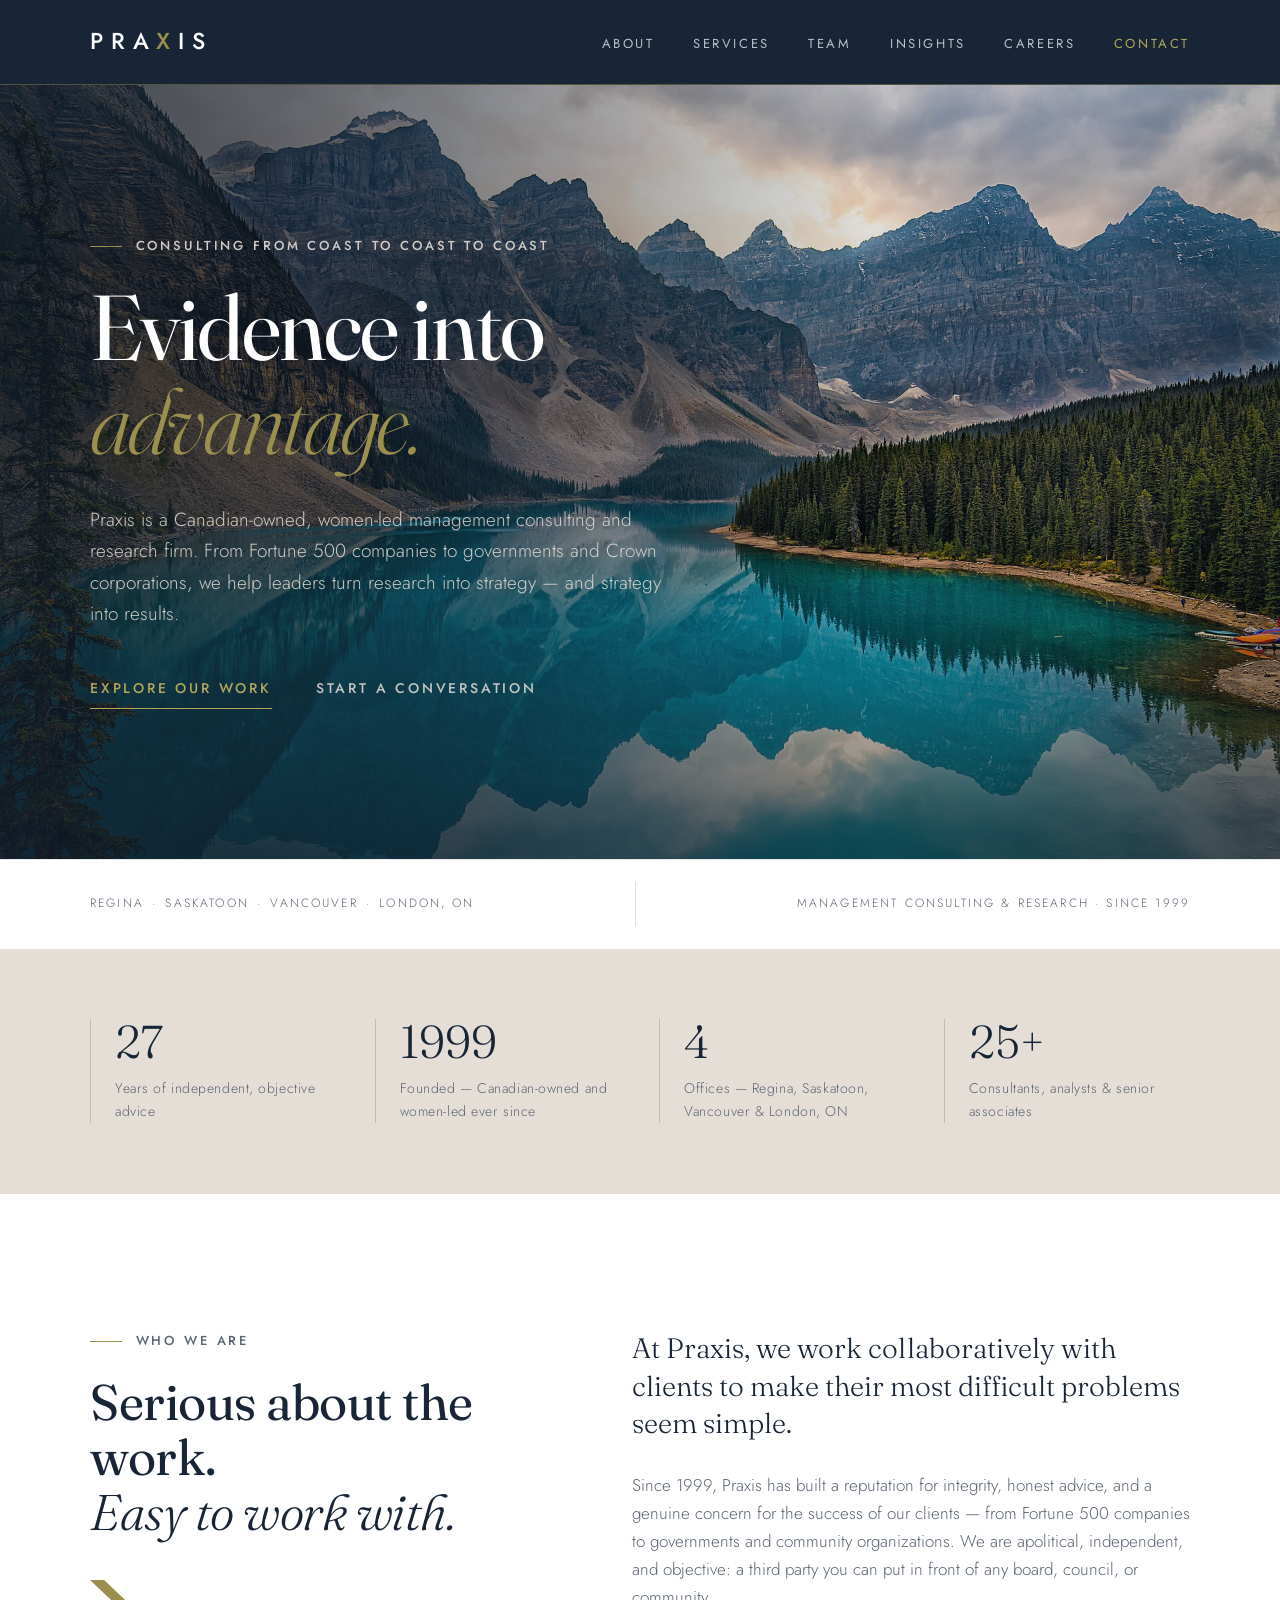
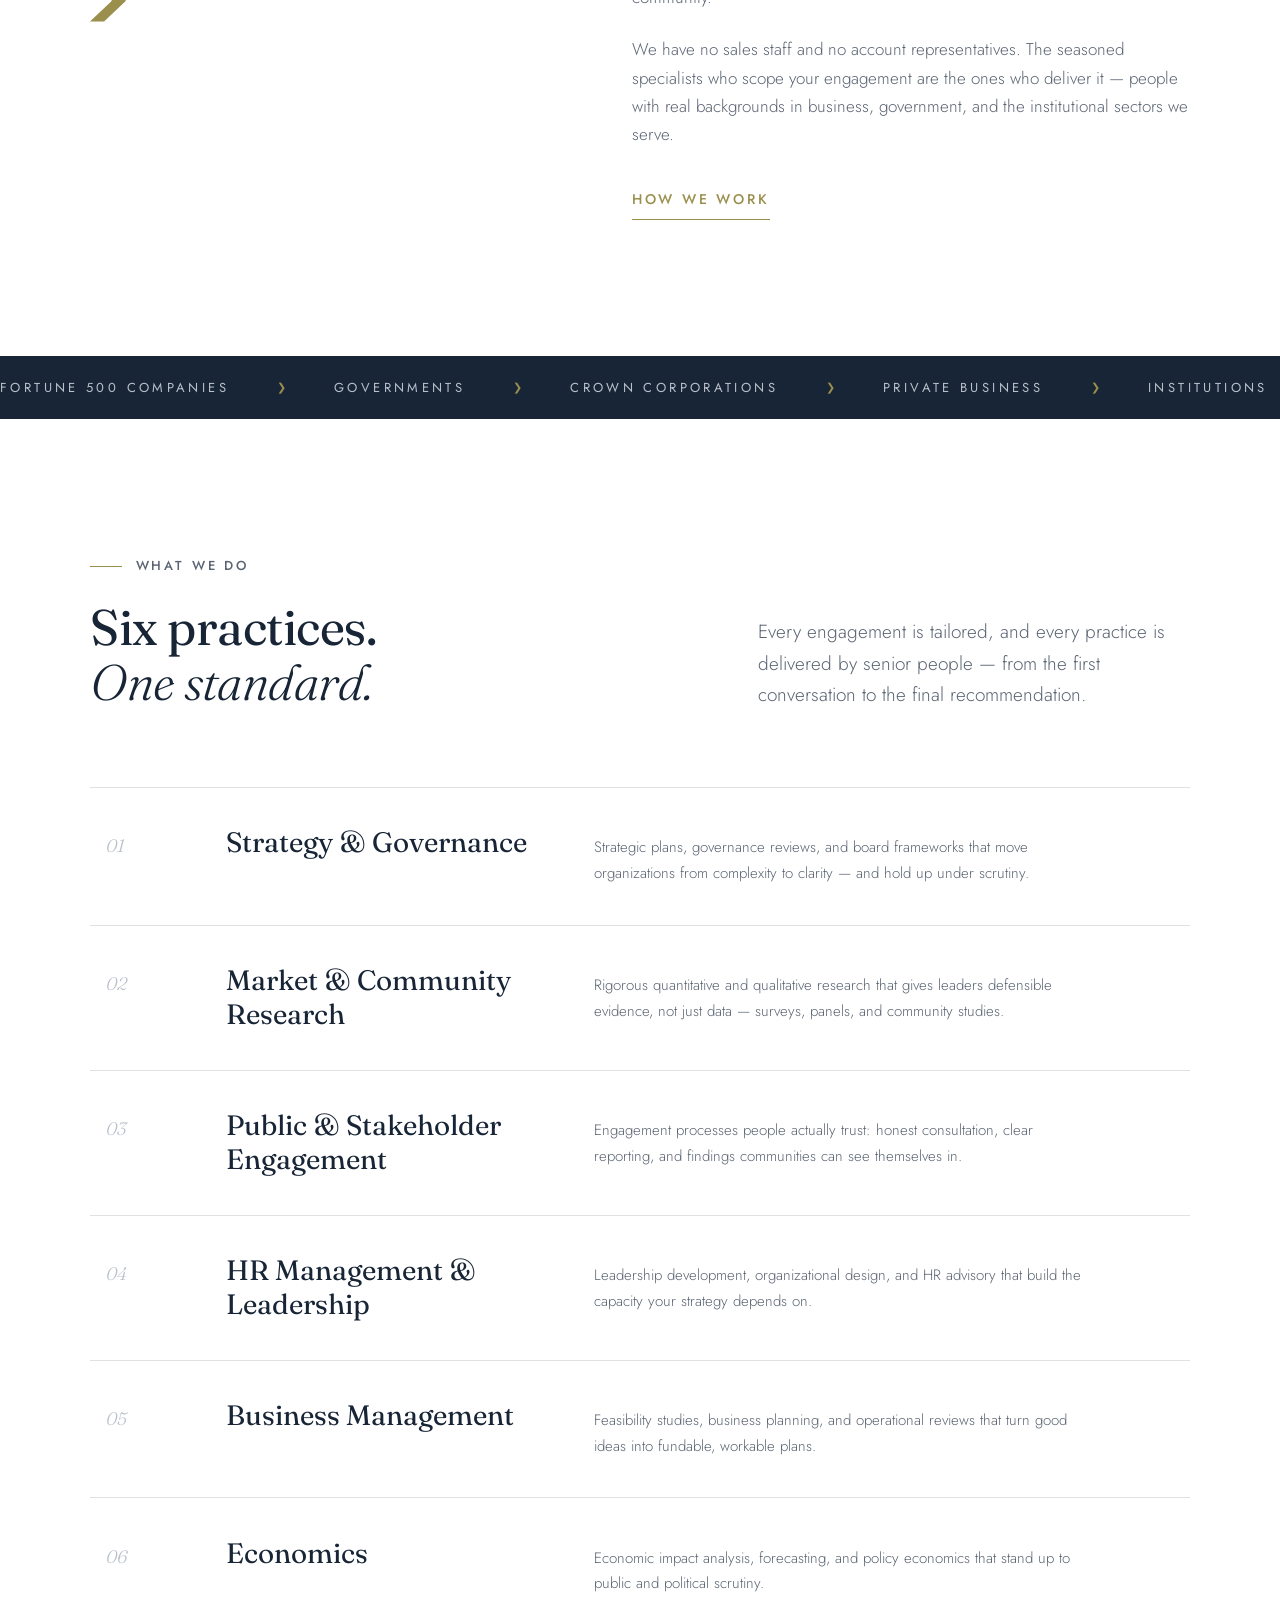
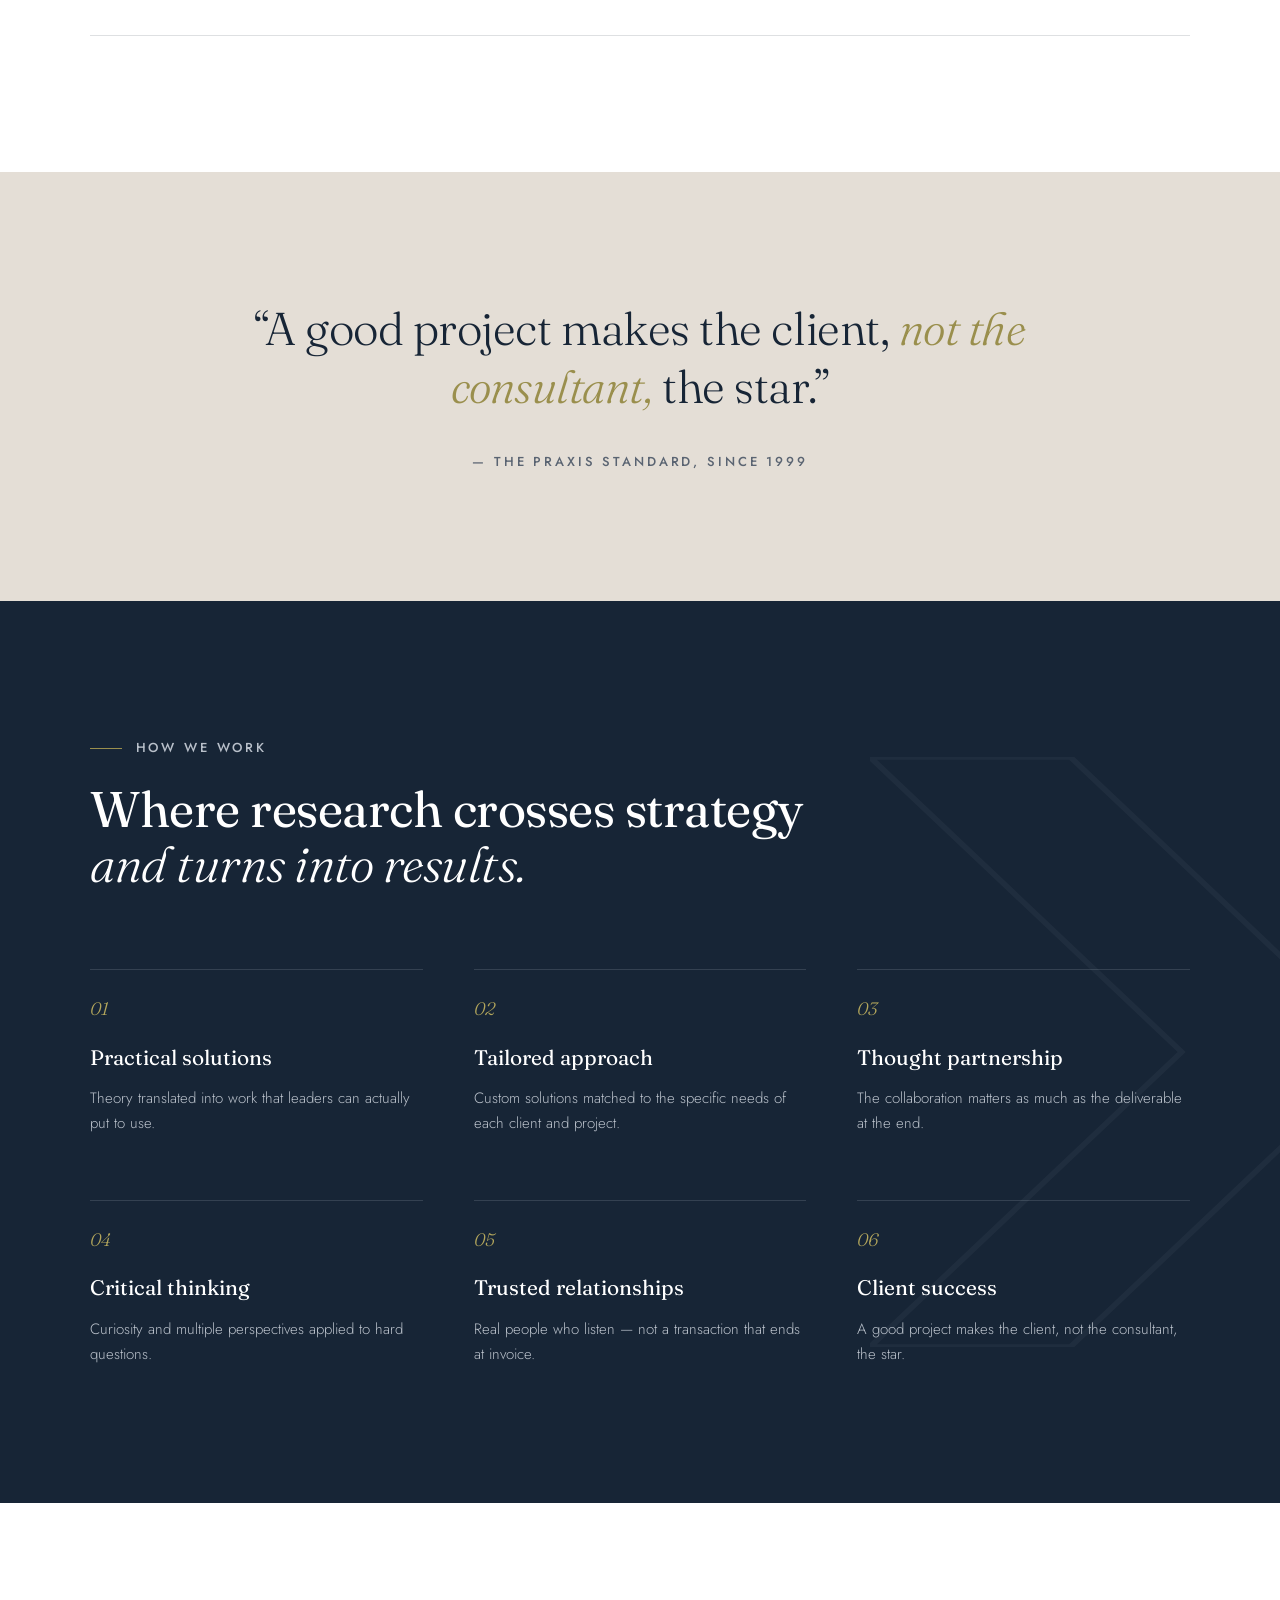
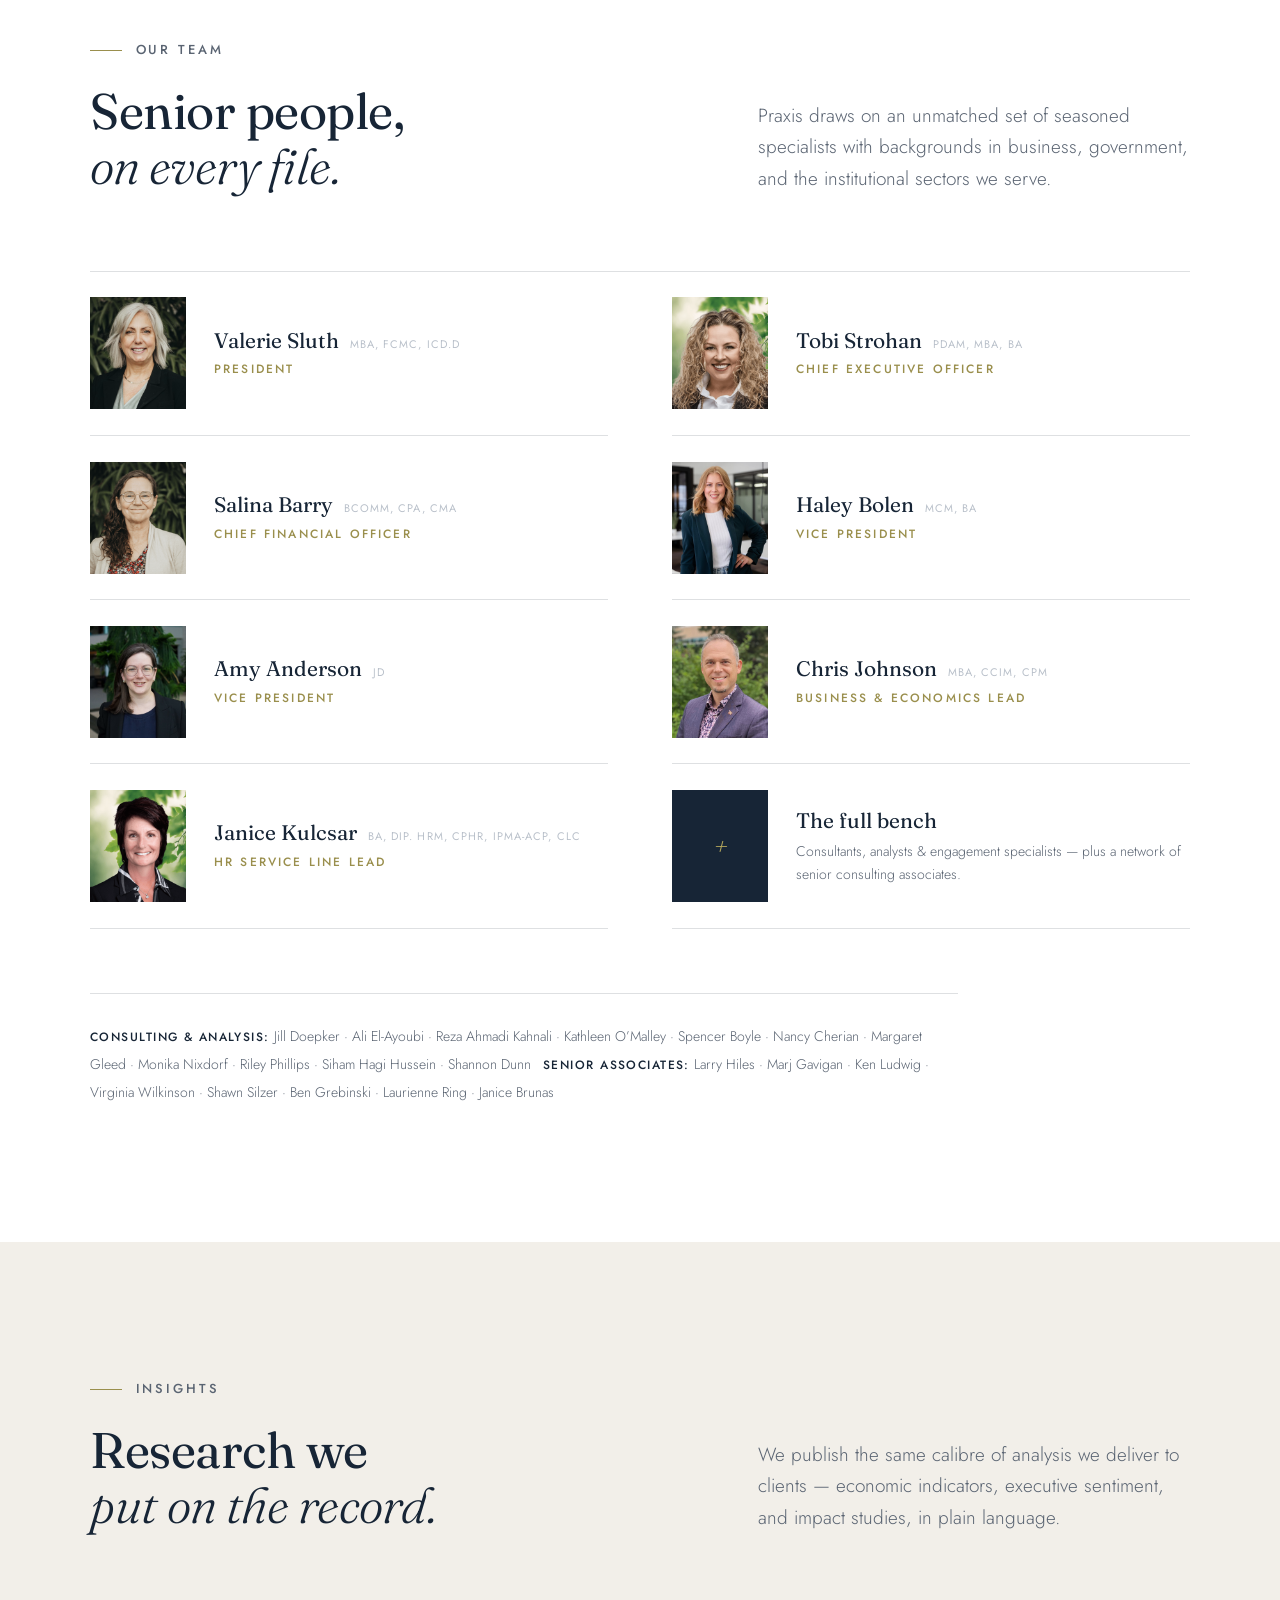
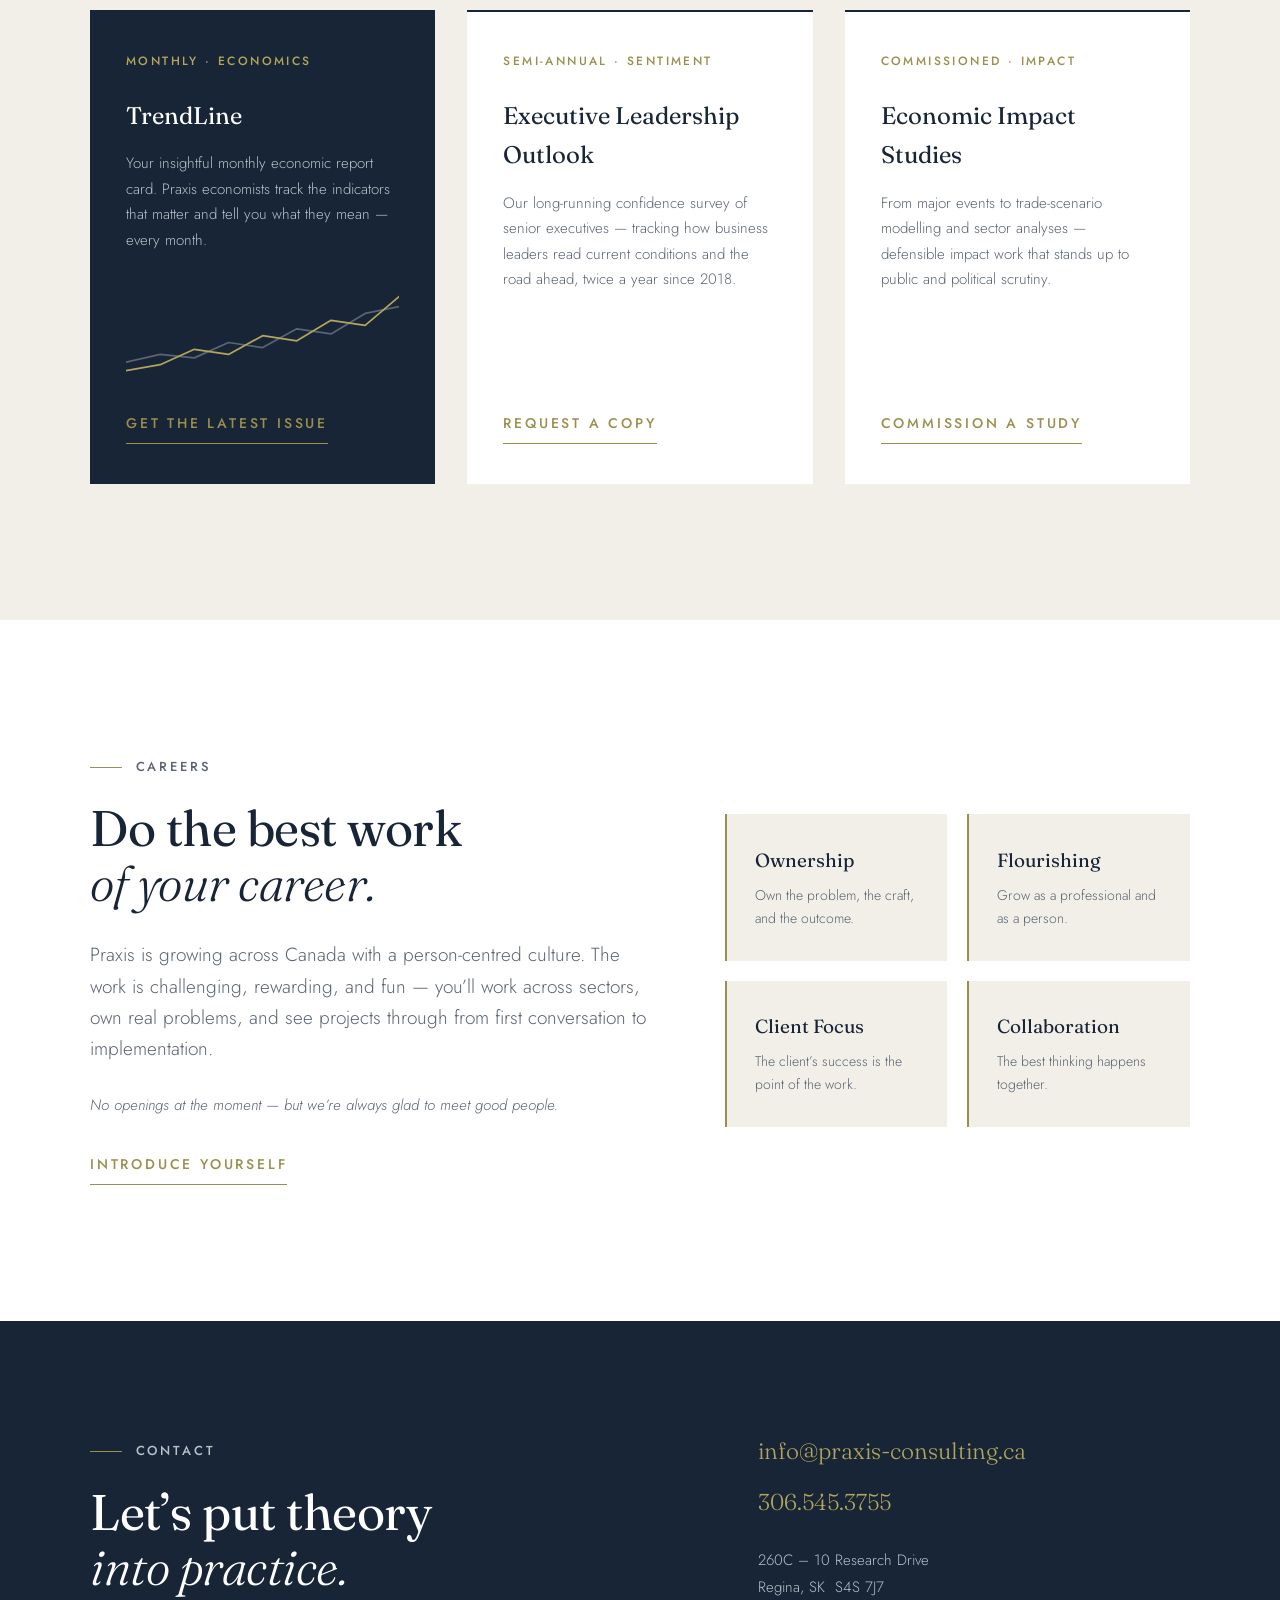
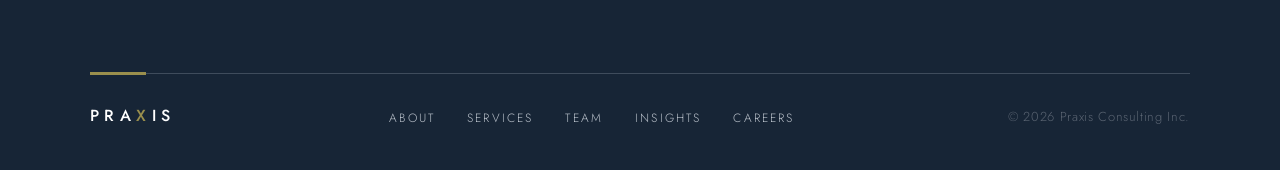
<file: index.html>
<!DOCTYPE html>
<html lang="en">
<head>
<meta charset="UTF-8">
<meta name="viewport" content="width=device-width, initial-scale=1.0">
<title>Praxis Consulting — Research. Strategy. Results.</title>
<meta name="description" content="Praxis Consulting is a Canadian-owned, women-led management consulting and research firm serving governments, Crown corporations, and institutions across Canada since 1999.">
<link rel="preconnect" href="https://fonts.googleapis.com">
<link rel="preconnect" href="https://fonts.gstatic.com" crossorigin>
<link href="https://fonts.googleapis.com/css2?family=Fraunces:ital,opsz,wght@0,9..144,300;0,9..144,400;0,9..144,500;0,9..144,600;1,9..144,300;1,9..144,400&family=Jost:ital,wght@0,300;0,400;0,500;0,600;1,400&display=swap" rel="stylesheet">
<link rel="stylesheet" href="css/styles.css?v=12">
</head>
<body>

<div class="progress" aria-hidden="true"><span class="progress-bar"></span></div>

<header class="site-header" id="top">
  <div class="container header-inner">
    <a class="wordmark" href="#top" aria-label="Praxis Consulting — home">
      PRA<span class="wordmark-x">X</span>IS
    </a>
    <nav class="site-nav" aria-label="Primary">
      <button class="nav-toggle" aria-expanded="false" aria-controls="nav-menu">
        <span class="nav-toggle-bar"></span>
        <span class="nav-toggle-bar"></span>
        <span class="sr-only">Menu</span>
      </button>
      <ul class="nav-menu" id="nav-menu">
        <li><a href="#about">About</a></li>
        <li><a href="#services">Services</a></li>
        <li><a href="#team">Team</a></li>
        <li><a href="#publications">Insights</a></li>
        <li><a href="#careers">Careers</a></li>
        <li><a class="nav-cta" href="#contact">Contact</a></li>
      </ul>
    </nav>
  </div>
</header>

<main>

  <!-- ============ HERO ============ -->
  <section class="hero" aria-label="Introduction">
    <svg class="hero-chevrons" viewBox="0 0 900 900" preserveAspectRatio="xMaxYMid slice" aria-hidden="true">
      <path d="M480 -80 L840 450 L480 980" />
      <path d="M620 -80 L980 450 L620 980" />
      <path d="M760 -80 L1120 450 L760 980" />
    </svg>
    <div class="hero-body">
      <div class="hero-media" aria-hidden="true">
        <div class="hero-media-frame">
          <img class="is-active" src="assets/landmarks/banff.jpg?v=2" alt="">
          <img src="assets/landmarks/toronto.jpg?v=2" alt="" loading="lazy">
          <img src="assets/landmarks/niagara.jpg?v=2" alt="" loading="lazy">
          <img src="assets/landmarks/montreal.jpg?v=2" alt="" loading="lazy">
          <img src="assets/landmarks/ottawa.jpg?v=2" alt="" loading="lazy">
          <img src="assets/landmarks/calgary.jpg?v=2" alt="" loading="lazy">
          <img src="assets/landmarks/quebec.jpg?v=2" alt="" loading="lazy">
          <img src="assets/landmarks/halifax.jpg?v=2" alt="" loading="lazy">
        </div>
      </div>
      <div class="container hero-inner">
        <div class="hero-copy">
          <p class="eyebrow reveal-load" style="--d:0">Consulting from coast to coast to coast</p>
          <h1 class="reveal-load" style="--d:1">Evidence into<br><em>advantage.</em></h1>
          <p class="lede reveal-load" style="--d:2">Praxis is a Canadian-owned, women-led management consulting and research firm. From Fortune 500 companies to governments and Crown corporations, we help leaders turn research into strategy &mdash; and strategy into results.</p>
          <div class="hero-actions reveal-load" style="--d:3">
            <a class="btn-rule" href="#services">Explore our work</a>
            <a class="btn-quiet" href="#contact">Start a conversation</a>
          </div>
        </div>
      </div>
    </div>
    <div class="hero-foot reveal-load" style="--d:4">
      <div class="container hero-foot-inner">
        <p>Regina&ensp;&middot;&ensp;Saskatoon&ensp;&middot;&ensp;Vancouver&ensp;&middot;&ensp;London,&thinsp;ON</p>
        <a class="scroll-hint" href="#stats" aria-label="Scroll to content"><span></span></a>
        <p>Management consulting &amp; research &middot; Since 1999</p>
      </div>
    </div>
  </section>

  <!-- ============ CREDIBILITY STRIP ============ -->
  <section class="strip" id="stats" aria-label="Firm at a glance">
    <div class="container strip-grid">
      <div class="stat reveal"><span class="stat-figure"><span class="count" data-count="27">0</span></span><span class="stat-label">Years of independent, objective advice</span></div>
      <div class="stat reveal"><span class="stat-figure">1999</span><span class="stat-label">Founded &mdash; Canadian-owned and women-led ever since</span></div>
      <div class="stat reveal"><span class="stat-figure"><span class="count" data-count="4">0</span></span><span class="stat-label">Offices &mdash; Regina, Saskatoon, Vancouver &amp; London,&nbsp;ON</span></div>
      <div class="stat reveal"><span class="stat-figure"><span class="count" data-count="25">0</span>+</span><span class="stat-label">Consultants, analysts &amp; senior associates</span></div>
    </div>
  </section>

  <!-- ============ ABOUT ============ -->
  <section class="about section" id="about">
    <div class="container about-grid">
      <div class="about-head reveal">
        <p class="eyebrow">Who we are</p>
        <h2>Serious about the work.<br><em>Easy to work with.</em></h2>
        <span class="about-mark" aria-hidden="true">
          <svg viewBox="0 0 46 53"><path d="M0 0 L18 0 L46 26.5 L18 53 L0 53 L28 26.5 Z"/></svg>
        </span>
      </div>
      <div class="about-body reveal">
        <p class="about-lead">At Praxis, we work collaboratively with clients to make their most difficult problems seem&nbsp;simple.</p>
        <p>Since 1999, Praxis has built a reputation for integrity, honest advice, and a genuine concern for the success of our clients &mdash; from Fortune 500 companies to governments and community organizations. We are apolitical, independent, and objective: a third party you can put in front of any board, council, or community.</p>
        <p>We have no sales staff and no account representatives. The seasoned specialists who scope your engagement are the ones who deliver it &mdash; people with real backgrounds in business, government, and the institutional sectors we serve.</p>
        <a class="btn-rule" href="#approach">How we work</a>
      </div>
    </div>
  </section>

  <!-- ============ SECTOR MARQUEE ============ -->
  <div class="marquee" aria-hidden="true">
    <div class="marquee-track">
      <span>Fortune 500 Companies</span><i>&#10095;</i><span>Governments</span><i>&#10095;</i><span>Crown Corporations</span><i>&#10095;</i><span>Private Business</span><i>&#10095;</i><span>Institutions</span><i>&#10095;</i><span>Municipalities</span><i>&#10095;</i><span>Communities</span><i>&#10095;</i><span>Non-Profits</span><i>&#10095;</i>
      <span>Fortune 500 Companies</span><i>&#10095;</i><span>Governments</span><i>&#10095;</i><span>Crown Corporations</span><i>&#10095;</i><span>Private Business</span><i>&#10095;</i><span>Institutions</span><i>&#10095;</i><span>Municipalities</span><i>&#10095;</i><span>Communities</span><i>&#10095;</i><span>Non-Profits</span><i>&#10095;</i>
    </div>
  </div>

  <!-- ============ SERVICES ============ -->
  <section class="services section" id="services">
    <div class="container">
      <div class="section-head section-head-split reveal">
        <div>
          <p class="eyebrow">What we do</p>
          <h2>Six practices.<br><em>One standard.</em></h2>
        </div>
        <p class="section-lede">Every engagement is tailored, and every practice is delivered by senior people &mdash; from the first conversation to the final recommendation.</p>
      </div>
      <div class="service-rows">
        <article class="service-row reveal">
          <span class="service-num">01</span>
          <h3>Strategy &amp; Governance</h3>
          <p>Strategic plans, governance reviews, and board frameworks that move organizations from complexity to clarity &mdash; and hold up under scrutiny.</p>
          <span class="service-arrow" aria-hidden="true">&#10095;</span>
        </article>
        <article class="service-row reveal">
          <span class="service-num">02</span>
          <h3>Market &amp; Community Research</h3>
          <p>Rigorous quantitative and qualitative research that gives leaders defensible evidence, not just data &mdash; surveys, panels, and community studies.</p>
          <span class="service-arrow" aria-hidden="true">&#10095;</span>
        </article>
        <article class="service-row reveal">
          <span class="service-num">03</span>
          <h3>Public &amp; Stakeholder Engagement</h3>
          <p>Engagement processes people actually trust: honest consultation, clear reporting, and findings communities can see themselves in.</p>
          <span class="service-arrow" aria-hidden="true">&#10095;</span>
        </article>
        <article class="service-row reveal">
          <span class="service-num">04</span>
          <h3>HR Management &amp; Leadership</h3>
          <p>Leadership development, organizational design, and HR advisory that build the capacity your strategy depends on.</p>
          <span class="service-arrow" aria-hidden="true">&#10095;</span>
        </article>
        <article class="service-row reveal">
          <span class="service-num">05</span>
          <h3>Business Management</h3>
          <p>Feasibility studies, business planning, and operational reviews that turn good ideas into fundable, workable plans.</p>
          <span class="service-arrow" aria-hidden="true">&#10095;</span>
        </article>
        <article class="service-row reveal">
          <span class="service-num">06</span>
          <h3>Economics</h3>
          <p>Economic impact analysis, forecasting, and policy economics that stand up to public and political scrutiny.</p>
          <span class="service-arrow" aria-hidden="true">&#10095;</span>
        </article>
      </div>
    </div>
  </section>

  <!-- ============ PULL QUOTE ============ -->
  <section class="quote" aria-label="Our promise">
    <div class="container">
      <blockquote class="reveal">
        <p>&ldquo;A good project makes the client, <em>not the consultant,</em> the star.&rdquo;</p>
        <cite>&mdash; The Praxis standard, since 1999</cite>
      </blockquote>
    </div>
  </section>

  <!-- ============ APPROACH ============ -->
  <section class="approach section" id="approach">
    <svg class="approach-watermark" viewBox="0 0 46 53" aria-hidden="true">
      <path d="M0 0 L18 0 L46 26.5 L18 53 L0 53 L28 26.5 Z"/>
    </svg>
    <div class="container">
      <div class="section-head reveal">
        <p class="eyebrow eyebrow-gold">How we work</p>
        <h2>Where research crosses strategy<br><em>and turns into results.</em></h2>
      </div>
      <div class="approach-grid">
        <div class="tenet reveal">
          <span class="tenet-num">01</span>
          <h3>Practical solutions</h3>
          <p>Theory translated into work that leaders can actually put to use.</p>
        </div>
        <div class="tenet reveal">
          <span class="tenet-num">02</span>
          <h3>Tailored approach</h3>
          <p>Custom solutions matched to the specific needs of each client and project.</p>
        </div>
        <div class="tenet reveal">
          <span class="tenet-num">03</span>
          <h3>Thought partnership</h3>
          <p>The collaboration matters as much as the deliverable at the end.</p>
        </div>
        <div class="tenet reveal">
          <span class="tenet-num">04</span>
          <h3>Critical thinking</h3>
          <p>Curiosity and multiple perspectives applied to hard questions.</p>
        </div>
        <div class="tenet reveal">
          <span class="tenet-num">05</span>
          <h3>Trusted relationships</h3>
          <p>Real people who listen &mdash; not a transaction that ends at invoice.</p>
        </div>
        <div class="tenet reveal">
          <span class="tenet-num">06</span>
          <h3>Client success</h3>
          <p>A good project makes the client, not the consultant, the star.</p>
        </div>
      </div>
    </div>
  </section>

  <!-- ============ TEAM ============ -->
  <section class="team section" id="team">
    <div class="container">
      <div class="section-head section-head-split reveal">
        <div>
          <p class="eyebrow">Our team</p>
          <h2>Senior people,<br><em>on every file.</em></h2>
        </div>
        <p class="section-lede">Praxis draws on an unmatched set of seasoned specialists with backgrounds in business, government, and the institutional sectors we serve.</p>
      </div>
      <div class="team-grid">
        <div class="person reveal">
          <img class="person-photo" src="assets/team/valerie-sluth.jpg" alt="Valerie Sluth" loading="lazy" width="600" height="700">
          <div class="person-info">
            <h3>Valerie Sluth <span class="person-creds">MBA, FCMC, ICD.D</span></h3>
            <p class="person-role">President</p>
          </div>
        </div>
        <div class="person reveal">
          <img class="person-photo" src="assets/team/tobi-strohan.png" alt="Tobi Strohan" loading="lazy" width="600" height="700">
          <div class="person-info">
            <h3>Tobi Strohan <span class="person-creds">PDAM, MBA, BA</span></h3>
            <p class="person-role">Chief Executive Officer</p>
          </div>
        </div>
        <div class="person reveal">
          <img class="person-photo" src="assets/team/salina-barry.png" alt="Salina Barry" loading="lazy" width="600" height="700">
          <div class="person-info">
            <h3>Salina Barry <span class="person-creds">BComm, CPA, CMA</span></h3>
            <p class="person-role">Chief Financial Officer</p>
          </div>
        </div>
        <div class="person reveal">
          <img class="person-photo" src="assets/team/haley-bolen.png" alt="Haley Bolen" loading="lazy" width="600" height="700">
          <div class="person-info">
            <h3>Haley Bolen <span class="person-creds">MCM, BA</span></h3>
            <p class="person-role">Vice President</p>
          </div>
        </div>
        <div class="person reveal">
          <img class="person-photo" src="assets/team/amy-anderson.jpg" alt="Amy Anderson" loading="lazy" width="600" height="700">
          <div class="person-info">
            <h3>Amy Anderson <span class="person-creds">JD</span></h3>
            <p class="person-role">Vice President</p>
          </div>
        </div>
        <div class="person reveal">
          <img class="person-photo" src="assets/team/chris-johnson.jpg" alt="Chris Johnson" loading="lazy" width="600" height="700">
          <div class="person-info">
            <h3>Chris Johnson <span class="person-creds">MBA, CCIM, CPM</span></h3>
            <p class="person-role">Business &amp; Economics Lead</p>
          </div>
        </div>
        <div class="person reveal">
          <img class="person-photo" src="assets/team/janice-kulcsar.png" alt="Janice Kulcsar" loading="lazy" width="600" height="700">
          <div class="person-info">
            <h3>Janice Kulcsar <span class="person-creds">BA, Dip. HRM, CPHR, IPMA-ACP, CLC</span></h3>
            <p class="person-role">HR Service Line Lead</p>
          </div>
        </div>
        <div class="person person-more reveal">
          <span class="person-mono" aria-hidden="true">+</span>
          <div class="person-info">
            <h3>The full bench</h3>
            <p class="person-note">Consultants, analysts &amp; engagement specialists &mdash; plus a network of senior consulting associates.</p>
          </div>
        </div>
      </div>
      <p class="team-roster reveal"><strong>Consulting &amp; analysis:</strong> Jill Doepker &middot; Ali El-Ayoubi &middot; Reza Ahmadi Kahnali &middot; Kathleen O&rsquo;Malley &middot; Spencer Boyle &middot; Nancy Cherian &middot; Margaret Gleed &middot; Monika Nixdorf &middot; Riley Phillips &middot; Siham Hagi Hussein &middot; Shannon Dunn &nbsp;&nbsp;<strong>Senior associates:</strong> Larry Hiles &middot; Marj Gavigan &middot; Ken Ludwig &middot; Virginia Wilkinson &middot; Shawn Silzer &middot; Ben Grebinski &middot; Laurienne Ring &middot; Janice Brunas</p>
    </div>
  </section>

  <!-- ============ PUBLICATIONS ============ -->
  <section class="publications section" id="publications">
    <div class="container">
      <div class="section-head section-head-split reveal">
        <div>
          <p class="eyebrow">Insights</p>
          <h2>Research we<br><em>put on the record.</em></h2>
        </div>
        <p class="section-lede">We publish the same calibre of analysis we deliver to clients &mdash; economic indicators, executive sentiment, and impact studies, in plain language.</p>
      </div>
      <div class="pub-grid">
        <article class="pub-card pub-feature reveal">
          <p class="pub-kicker">Monthly &middot; Economics</p>
          <h3>TrendLine</h3>
          <p>Your insightful monthly economic report card. Praxis economists track the indicators that matter and tell you what they mean &mdash; every month.</p>
          <div class="pub-chart" aria-hidden="true">
            <svg viewBox="0 0 320 120" preserveAspectRatio="none">
              <polyline class="chart-slate" points="0,95 40,86 80,90 120,72 160,78 200,56 240,62 280,38 320,30"/>
              <polyline class="chart-gold-static" points="0,105 40,98 80,80 120,86 160,64 200,70 240,46 280,52 320,18"/>
            </svg>
          </div>
          <a class="btn-rule" href="#contact">Get the latest issue</a>
        </article>
        <article class="pub-card reveal">
          <p class="pub-kicker">Semi-annual &middot; Sentiment</p>
          <h3>Executive Leadership Outlook</h3>
          <p>Our long-running confidence survey of senior executives &mdash; tracking how business leaders read current conditions and the road ahead, twice a year since 2018.</p>
          <a class="btn-rule" href="#contact">Request a copy</a>
        </article>
        <article class="pub-card reveal">
          <p class="pub-kicker">Commissioned &middot; Impact</p>
          <h3>Economic Impact Studies</h3>
          <p>From major events to trade-scenario modelling and sector analyses &mdash; defensible impact work that stands up to public and political scrutiny.</p>
          <a class="btn-rule" href="#contact">Commission a study</a>
        </article>
      </div>
    </div>
  </section>

  <!-- ============ CAREERS ============ -->
  <section class="careers section" id="careers">
    <div class="container careers-grid">
      <div class="careers-copy reveal">
        <p class="eyebrow">Careers</p>
        <h2>Do the best work<br><em>of your career.</em></h2>
        <p class="section-lede">Praxis is growing across Canada with a person-centred culture. The work is challenging, rewarding, and fun &mdash; you&rsquo;ll work across sectors, own real problems, and see projects through from first conversation to implementation.</p>
        <p class="careers-note">No openings at the moment &mdash; but we&rsquo;re always glad to meet good people.</p>
        <a class="btn-rule" href="mailto:info@praxis-consulting.ca">Introduce yourself</a>
      </div>
      <div class="values-grid">
        <div class="value reveal">
          <h3>Ownership</h3>
          <p>Own the problem, the craft, and the outcome.</p>
        </div>
        <div class="value reveal">
          <h3>Flourishing</h3>
          <p>Grow as a professional and as a person.</p>
        </div>
        <div class="value reveal">
          <h3>Client Focus</h3>
          <p>The client&rsquo;s success is the point of the work.</p>
        </div>
        <div class="value reveal">
          <h3>Collaboration</h3>
          <p>The best thinking happens together.</p>
        </div>
      </div>
    </div>
  </section>

  <!-- ============ CONTACT / FOOTER ============ -->
  <footer class="site-footer" id="contact">
    <div class="container">
      <div class="footer-cta reveal">
        <div>
          <p class="eyebrow eyebrow-gold">Contact</p>
          <h2>Let&rsquo;s put theory<br><em>into practice.</em></h2>
        </div>
        <div class="footer-cta-links">
          <a href="mailto:info@praxis-consulting.ca">info@praxis-consulting.ca</a>
          <a href="tel:+13065453755">306.545.3755</a>
          <p>260C &ndash; 10 Research Drive<br>Regina, SK &nbsp;S4S 7J7</p>
        </div>
      </div>
      <div class="footer-bottom">
        <span class="wordmark wordmark-footer">PRA<span class="wordmark-x">X</span>IS</span>
        <ul class="footer-nav">
          <li><a href="#about">About</a></li>
          <li><a href="#services">Services</a></li>
          <li><a href="#team">Team</a></li>
          <li><a href="#publications">Insights</a></li>
          <li><a href="#careers">Careers</a></li>
        </ul>
        <p>&copy; 2026 Praxis Consulting Inc.</p>
      </div>
    </div>
  </footer>

</main>

<script src="js/main.js?v=7"></script>
</body>
</html>
</file>
<file: css/styles.css>
/* ============================================================
   PRAXIS CONSULTING — Direction A · Deep Ink & Harvest Gold
   Type: Fraunces (display) · Jost (body)
   Ink leads the page. Slate supports. Gold, rarely.
   ============================================================ */

:root {
  --ink: #172536;
  --ink-deep: #101B28;
  --gold: #9A8F4D;
  --gold-bright: #B3A65C;
  --slate-light: #B9C0CA;
  --slate-deep: #5A6472;
  --ivory: #E4DED6;
  --ivory-soft: #F2EFE9;
  --white: #FFFFFF;

  --font-display: "Fraunces", Georgia, serif;
  --font-body: "Jost", "Segoe UI", sans-serif;

  --container: 1180px;
  --ease-out: cubic-bezier(0.22, 1, 0.36, 1);
}

* { margin: 0; padding: 0; box-sizing: border-box; }

html { scroll-behavior: smooth; }

body {
  font-family: var(--font-body);
  font-weight: 300;
  font-size: 1.0625rem;
  line-height: 1.65;
  color: var(--ink);
  background: var(--white);
  -webkit-font-smoothing: antialiased;
  text-rendering: optimizeLegibility;
}

.container {
  max-width: var(--container);
  margin-inline: auto;
  padding-inline: clamp(1.25rem, 4vw, 2.5rem);
}

.sr-only {
  position: absolute; width: 1px; height: 1px;
  clip-path: inset(50%); overflow: hidden; white-space: nowrap;
}

::selection { background: var(--gold); color: var(--white); }

/* ---------- Scroll progress ---------- */

.progress {
  position: fixed;
  inset: 0 0 auto 0;
  height: 2px;
  z-index: 200;
  pointer-events: none;
}

.progress-bar {
  display: block;
  height: 100%;
  width: 100%;
  background: var(--gold);
  transform-origin: 0 0;
  transform: scaleX(0);
}

/* ---------- Type scale ---------- */

h1, h2, h3 { font-family: var(--font-display); font-weight: 400; }

h1 {
  font-size: clamp(3rem, 8vw, 5.75rem);
  line-height: 1.02;
  letter-spacing: -0.02em;
}

h2 {
  font-size: clamp(2rem, 4.2vw, 3.125rem);
  line-height: 1.1;
  letter-spacing: -0.01em;
}

h1 em, h2 em { font-style: italic; font-weight: 300; }

.eyebrow {
  font-family: var(--font-body);
  font-size: 0.8125rem;
  font-weight: 500;
  letter-spacing: 0.22em;
  text-transform: uppercase;
  color: var(--slate-deep);
  margin-bottom: 1.5rem;
}

.eyebrow::before {
  content: "";
  display: inline-block;
  width: 2rem;
  height: 1px;
  background: var(--gold);
  vertical-align: middle;
  margin-right: 0.85rem;
}

.eyebrow-gold { color: var(--slate-light); }

.lede, .section-lede {
  font-size: clamp(1.0625rem, 1.6vw, 1.1875rem);
  color: var(--slate-deep);
  max-width: 34em;
}

/* ---------- Buttons & links ---------- */

.btn-rule {
  display: inline-block;
  font-family: var(--font-body);
  font-size: 0.875rem;
  font-weight: 500;
  letter-spacing: 0.2em;
  text-transform: uppercase;
  text-decoration: none;
  color: var(--gold);
  padding-bottom: 0.5rem;
  border-bottom: 1px solid var(--gold);
  transition: color 0.3s, border-color 0.3s, letter-spacing 0.4s var(--ease-out);
}

.btn-rule:hover {
  color: var(--ink);
  border-color: var(--ink);
  letter-spacing: 0.26em;
}

.approach .btn-rule:hover, .site-footer .btn-rule:hover {
  color: var(--white);
  border-color: var(--white);
}

.btn-quiet {
  display: inline-block;
  font-size: 0.875rem;
  font-weight: 500;
  letter-spacing: 0.2em;
  text-transform: uppercase;
  text-decoration: none;
  color: var(--slate-deep);
  padding-bottom: 0.5rem;
  border-bottom: 1px solid transparent;
  transition: color 0.3s, border-color 0.3s;
}

.btn-quiet:hover { color: var(--ink); border-color: var(--slate-light); }

/* ---------- Header ---------- */

.site-header {
  position: sticky;
  top: 0;
  z-index: 100;
  background: var(--ink);
  border-bottom: 1px solid rgba(154, 143, 77, 0.45);
  transition: box-shadow 0.35s;
}

.site-header.is-scrolled { box-shadow: 0 10px 30px rgba(16, 27, 40, 0.25); }

.header-inner {
  display: flex;
  align-items: center;
  justify-content: space-between;
  height: 5.25rem;
}

.wordmark {
  font-family: var(--font-body);
  font-size: 1.4375rem;
  font-weight: 500;
  letter-spacing: 0.34em;
  color: var(--white);
  text-decoration: none;
}

.wordmark-x { color: var(--gold); }

.nav-menu {
  display: flex;
  align-items: center;
  gap: clamp(1.25rem, 3vw, 2.75rem);
  list-style: none;
}

.nav-menu a {
  font-size: 0.8125rem;
  font-weight: 400;
  letter-spacing: 0.2em;
  text-transform: uppercase;
  text-decoration: none;
  color: var(--slate-light);
  padding-bottom: 0.35rem;
  border-bottom: 1px solid transparent;
  transition: color 0.25s, border-color 0.25s;
}

.nav-menu a:hover { color: var(--white); border-color: var(--gold); }

.nav-menu .nav-cta { color: var(--gold-bright); }
.nav-menu .nav-cta:hover { color: var(--white); }

.nav-toggle { display: none; }

/* ---------- Hero ---------- */

.hero {
  position: relative;
  background:
    radial-gradient(120% 100% at 100% 0%, rgba(228, 222, 214, 0.55), transparent 55%),
    var(--white);
  overflow: hidden;
}

.hero-chevrons {
  position: absolute;
  inset: 0;
  width: 100%;
  height: 100%;
  pointer-events: none;
}

.hero-chevrons path {
  fill: none;
  stroke: rgba(90, 100, 114, 0.10);
  stroke-width: 1.25;
}

.hero-chevrons path:nth-child(2) { stroke: rgba(154, 143, 77, 0.18); }

.hero-body {
  position: relative;
  display: flex;
  align-items: center;
  min-height: min(86svh, 920px);
}

.hero-inner {
  position: relative;
  width: 100%;
  padding-block: clamp(4rem, 10vh, 7rem);
}

.hero-copy { max-width: 34em; }

.hero .eyebrow { color: rgba(228, 222, 214, 0.9); }

.hero h1 { color: var(--white); }

.hero h1 em { color: var(--gold-bright); }

.hero .lede { color: rgba(228, 222, 214, 0.88); }

.hero .btn-quiet { color: rgba(228, 222, 214, 0.85); }

.hero .btn-quiet:hover { color: var(--white); border-color: rgba(228, 222, 214, 0.5); }

.hero .btn-rule { color: var(--gold-bright); border-color: var(--gold-bright); }

.hero .btn-rule:hover { color: var(--white); border-color: var(--white); }

.hero-chevrons { display: none; }

.hero-media {
  position: absolute;
  inset: 0;
}

.hero-media-frame {
  position: relative;
  width: 100%;
  height: 100%;
  overflow: hidden;
  background: var(--ink);
}

.hero-media-frame::after {
  content: "";
  position: absolute;
  inset: 0;
  background:
    linear-gradient(90deg, rgba(16, 27, 40, 0.82) 0%, rgba(16, 27, 40, 0.55) 34%, rgba(16, 27, 40, 0.12) 68%, rgba(16, 27, 40, 0.25) 100%),
    linear-gradient(0deg, rgba(16, 27, 40, 0.55), transparent 32%);
  pointer-events: none;
}

.hero-media-frame img {
  position: absolute;
  inset: 0;
  width: 100%;
  height: 100%;
  object-fit: cover;
  opacity: 0;
  transform: scale(1.05);
  transition: opacity 1.8s ease, transform 9s linear;
}

.hero-media-frame img.is-active {
  opacity: 1;
  transform: scale(1);
}

.hero h1 { margin-bottom: 2.25rem; max-width: 9em; }

.hero h1 em { color: var(--gold); }

.hero .lede { margin-bottom: 3rem; }

.hero-actions {
  display: flex;
  gap: 2.75rem;
  align-items: baseline;
  flex-wrap: wrap;
}

.hero-foot {
  position: relative;
  border-top: 1px solid rgba(23, 37, 54, 0.10);
}

.hero-foot-inner {
  display: flex;
  align-items: center;
  justify-content: space-between;
  gap: 1.5rem;
  padding-block: 1.4rem;
}

.hero-foot p {
  font-size: 0.75rem;
  letter-spacing: 0.18em;
  text-transform: uppercase;
  color: var(--slate-deep);
}

.scroll-hint {
  display: block;
  width: 1px;
  height: 2.75rem;
  background: rgba(23, 37, 54, 0.15);
  position: relative;
  overflow: hidden;
}

.scroll-hint span {
  position: absolute;
  inset: 0;
  background: var(--gold);
  transform: translateY(-100%);
  animation: drip 2.4s var(--ease-out) infinite;
}

@keyframes drip {
  0% { transform: translateY(-100%); }
  55% { transform: translateY(0); }
  100% { transform: translateY(100%); }
}

/* ---------- Credibility strip ---------- */

.strip { background: var(--ivory); }

.strip-grid {
  display: grid;
  grid-template-columns: repeat(4, 1fr);
  gap: clamp(1.5rem, 3vw, 3rem);
  padding-block: clamp(3rem, 5.5vw, 4.5rem);
}

.stat { border-left: 1px solid rgba(23, 37, 54, 0.18); padding-left: 1.5rem; }

.stat-figure {
  display: block;
  font-family: var(--font-display);
  font-size: clamp(2.25rem, 3.6vw, 3.25rem);
  line-height: 1;
  margin-bottom: 0.75rem;
}

.stat-label {
  display: block;
  font-size: 0.875rem;
  letter-spacing: 0.04em;
  color: var(--slate-deep);
  max-width: 15em;
}

/* ---------- Sections ---------- */

.section { padding-block: clamp(5rem, 11vw, 8.5rem); }

.section-head { max-width: 46em; margin-bottom: clamp(3rem, 6vw, 5rem); }

.section-head-split {
  max-width: none;
  display: grid;
  grid-template-columns: minmax(0, 7fr) minmax(0, 5fr);
  gap: 2rem 4rem;
  align-items: end;
}

.section-head .section-lede { margin-top: 1.75rem; }

.section-head-split .section-lede { margin-top: 0; }

/* ---------- About ---------- */

.about-grid {
  display: grid;
  grid-template-columns: minmax(0, 5fr) minmax(0, 6fr);
  gap: clamp(2.5rem, 6vw, 6rem);
  align-items: start;
}

.about-mark {
  display: block;
  margin-top: 2.5rem;
  width: 2.25rem;
}

.about-mark svg { width: 100%; height: auto; }

.about-mark path { fill: var(--gold); }

.about-lead {
  font-family: var(--font-display);
  font-size: clamp(1.375rem, 2.2vw, 1.75rem);
  line-height: 1.35;
  color: var(--ink);
  margin-bottom: 1.75rem;
}

.about-body p:not(.about-lead) { color: var(--slate-deep); margin-bottom: 1.5rem; }

.about-body .btn-rule { margin-top: 1rem; }

/* ---------- Marquee ---------- */

.marquee {
  background: var(--ink);
  overflow: hidden;
  padding-block: 1.3rem;
}

.marquee-track {
  display: flex;
  align-items: center;
  gap: 3rem;
  width: max-content;
  animation: scroll-x 36s linear infinite;
}

.marquee span {
  font-size: 0.8125rem;
  font-weight: 400;
  letter-spacing: 0.26em;
  text-transform: uppercase;
  color: var(--slate-light);
  white-space: nowrap;
}

.marquee i {
  font-style: normal;
  font-size: 0.6875rem;
  color: var(--gold);
}

@keyframes scroll-x {
  to { transform: translateX(-50%); }
}

/* ---------- Services ---------- */

.service-rows { border-top: 1px solid rgba(23, 37, 54, 0.14); }

.service-row {
  position: relative;
  display: grid;
  grid-template-columns: 5rem minmax(0, 4fr) minmax(0, 6fr) 3rem;
  align-items: baseline;
  gap: 1.5rem 2.5rem;
  padding: 2.4rem 1rem;
  border-bottom: 1px solid rgba(23, 37, 54, 0.14);
  transition: background 0.4s var(--ease-out), padding 0.4s var(--ease-out);
}

.service-row::before {
  content: "";
  position: absolute;
  left: 0; top: -1px;
  height: 1px;
  width: 0;
  background: var(--gold);
  transition: width 0.55s var(--ease-out);
}

.service-row:hover { background: var(--ivory-soft); padding-left: 1.75rem; }

.service-row:hover::before { width: 100%; }

.service-num {
  font-family: var(--font-display);
  font-style: italic;
  font-size: 1.125rem;
  color: var(--slate-light);
  transition: color 0.35s;
}

.service-row:hover .service-num { color: var(--gold); }

.service-row h3 {
  font-size: clamp(1.375rem, 2.4vw, 1.75rem);
  line-height: 1.2;
}

.service-row p {
  font-size: 0.9375rem;
  line-height: 1.7;
  color: var(--slate-deep);
  max-width: 34em;
}

.service-arrow {
  justify-self: end;
  font-size: 0.875rem;
  color: var(--slate-light);
  opacity: 0;
  transform: translateX(-8px);
  transition: opacity 0.35s, transform 0.45s var(--ease-out), color 0.35s;
}

.service-row:hover .service-arrow {
  opacity: 1;
  transform: none;
  color: var(--gold);
}

/* ---------- Pull quote ---------- */

.quote {
  background: var(--ivory);
  padding-block: clamp(5rem, 10vw, 8rem);
}

.quote blockquote { max-width: 52rem; margin-inline: auto; text-align: center; }

.quote p {
  font-family: var(--font-display);
  font-size: clamp(1.75rem, 4vw, 2.875rem);
  line-height: 1.25;
  letter-spacing: -0.01em;
}

.quote em { font-style: italic; font-weight: 300; color: var(--gold); }

.quote cite {
  display: block;
  margin-top: 2.25rem;
  font-family: var(--font-body);
  font-style: normal;
  font-size: 0.8125rem;
  font-weight: 500;
  letter-spacing: 0.22em;
  text-transform: uppercase;
  color: var(--slate-deep);
}

/* ---------- Approach ---------- */

.approach {
  position: relative;
  background: var(--ink);
  color: var(--white);
  overflow: hidden;
}

.approach h2 { color: var(--white); }

.approach-watermark {
  position: absolute;
  right: -8%;
  top: 50%;
  transform: translateY(-50%);
  width: clamp(340px, 40vw, 620px);
  opacity: 0.05;
  pointer-events: none;
}

.approach-watermark path { fill: none; stroke: var(--slate-light); stroke-width: 0.5; }

.approach-grid {
  position: relative;
  display: grid;
  grid-template-columns: repeat(3, 1fr);
  gap: clamp(2.5rem, 5vw, 4rem) clamp(2rem, 4vw, 4rem);
}

.tenet { border-top: 1px solid rgba(185, 192, 202, 0.18); padding-top: 1.5rem; }

.tenet-num {
  display: block;
  font-family: var(--font-display);
  font-style: italic;
  font-size: 1.125rem;
  color: var(--gold-bright);
  margin-bottom: 1rem;
}

.tenet h3 { font-size: 1.3125rem; margin-bottom: 0.75rem; }

.tenet p { font-size: 0.9375rem; color: var(--slate-light); max-width: 26em; }

/* ---------- Team — COPSIN personnel-block treatment ---------- */

.team-grid {
  display: grid;
  grid-template-columns: repeat(2, 1fr);
  column-gap: clamp(2.5rem, 5vw, 5rem);
  border-top: 1px solid rgba(23, 37, 54, 0.14);
}

.person {
  display: flex;
  align-items: center;
  gap: 1.75rem;
  padding-block: 1.6rem;
  border-bottom: 1px solid rgba(23, 37, 54, 0.14);
}

.person-photo {
  flex: 0 0 6rem;
  width: 6rem;
  height: auto;
  aspect-ratio: 6 / 7;
  object-fit: cover;
  background: var(--ivory-soft);
  filter: saturate(0.85);
  transition: filter 0.45s var(--ease-out);
}

.person:hover .person-photo { filter: saturate(1); }

.person-mono {
  flex: 0 0 6rem;
  display: flex;
  align-items: center;
  justify-content: center;
  width: 6rem;
  aspect-ratio: 6 / 7;
  background: var(--ink);
  font-family: var(--font-display);
  font-style: italic;
  font-size: 1.75rem;
  color: var(--gold-bright);
}

.person-info { min-width: 0; }

.person h3 {
  font-size: 1.3125rem;
  line-height: 1.3;
  margin-bottom: 0.4rem;
}

.person-creds {
  display: inline-block;
  font-family: var(--font-body);
  font-size: 0.6875rem;
  font-weight: 400;
  letter-spacing: 0.1em;
  text-transform: uppercase;
  color: var(--slate-light);
  margin-left: 0.35rem;
}

.person-role {
  font-size: 0.75rem;
  font-weight: 500;
  letter-spacing: 0.18em;
  text-transform: uppercase;
  color: var(--gold);
}

.person-note {
  font-size: 0.875rem;
  color: var(--slate-deep);
  line-height: 1.6;
}

.team-roster {
  margin-top: clamp(3rem, 5vw, 4rem);
  padding-top: 1.75rem;
  border-top: 1px solid rgba(23, 37, 54, 0.14);
  font-size: 0.875rem;
  line-height: 2;
  color: var(--slate-deep);
  max-width: 62em;
}

.team-roster strong {
  font-weight: 500;
  letter-spacing: 0.12em;
  text-transform: uppercase;
  font-size: 0.75rem;
  color: var(--ink);
}

/* ---------- Publications ---------- */

.publications { background: var(--ivory-soft); }

.pub-grid {
  display: grid;
  grid-template-columns: repeat(3, 1fr);
  gap: clamp(1.5rem, 2.5vw, 2.5rem);
  align-items: stretch;
}

.pub-card {
  display: flex;
  flex-direction: column;
  background: var(--white);
  padding: 2.5rem 2.25rem;
  border-top: 2px solid var(--ink);
  transition: border-color 0.35s, transform 0.45s var(--ease-out), box-shadow 0.45s var(--ease-out);
}

.pub-card:hover {
  border-top-color: var(--gold);
  transform: translateY(-6px);
  box-shadow: 0 24px 48px -24px rgba(23, 37, 54, 0.28);
}

.pub-feature { background: var(--ink); color: var(--white); }

.pub-kicker {
  font-size: 0.75rem;
  font-weight: 500;
  letter-spacing: 0.2em;
  text-transform: uppercase;
  color: var(--gold);
  margin-bottom: 1.5rem;
}

.pub-feature .pub-kicker { color: var(--gold-bright); }

.pub-card h3 { font-size: 1.5rem; margin-bottom: 1rem; }

.pub-card p:not(.pub-kicker) {
  font-size: 0.9375rem;
  line-height: 1.7;
  color: var(--slate-deep);
  margin-bottom: 1.75rem;
}

.pub-feature p:not(.pub-kicker) { color: var(--slate-light); }

.pub-card .btn-rule { margin-top: auto; align-self: flex-start; }

.pub-feature .btn-rule:hover { color: var(--white); border-color: var(--white); }

.pub-chart { margin-bottom: 1.75rem; }

.pub-chart svg { width: 100%; height: auto; display: block; }

.pub-chart polyline {
  fill: none;
  stroke-width: 2;
  stroke-linecap: round;
  stroke-linejoin: round;
}

.chart-slate { stroke: var(--slate-deep); }

.chart-gold-static { stroke: var(--gold-bright); }

/* ---------- Careers ---------- */

.careers-grid {
  display: grid;
  grid-template-columns: minmax(0, 6fr) minmax(0, 5fr);
  gap: clamp(2.5rem, 6vw, 6rem);
  align-items: center;
}

.careers .section-lede { margin-block: 0 1.75rem; }

.careers-copy h2 { margin-bottom: 1.75rem; }

.careers-note {
  font-size: 0.9375rem;
  color: var(--slate-deep);
  font-style: italic;
  margin-bottom: 2rem;
}

.values-grid {
  display: grid;
  grid-template-columns: repeat(2, 1fr);
  gap: 1.25rem;
}

.value {
  background: var(--ivory-soft);
  padding: 1.9rem 1.75rem;
  border-left: 2px solid var(--gold);
}

.value h3 { font-size: 1.1875rem; margin-bottom: 0.5rem; }

.value p { font-size: 0.875rem; color: var(--slate-deep); }

/* ---------- Footer ---------- */

.site-footer {
  background: var(--ink);
  color: var(--white);
  padding-block: clamp(4.5rem, 9vw, 7rem) 2.5rem;
}

.site-footer h2 { color: var(--white); }

.footer-cta {
  display: grid;
  grid-template-columns: minmax(0, 7fr) minmax(0, 5fr);
  gap: 2.5rem 4rem;
  align-items: center;
  padding-bottom: clamp(3rem, 6vw, 4.5rem);
}

.footer-cta-links { display: flex; flex-direction: column; gap: 0.75rem; }

.footer-cta-links a {
  font-family: var(--font-display);
  font-size: clamp(1.125rem, 2vw, 1.4375rem);
  color: var(--gold-bright);
  text-decoration: none;
  border-bottom: 1px solid transparent;
  transition: border-color 0.3s, color 0.3s;
  align-self: flex-start;
}

.footer-cta-links a:hover { color: var(--white); border-color: var(--gold); }

.footer-cta-links p {
  font-size: 0.9375rem;
  color: var(--slate-light);
  line-height: 1.8;
  margin-top: 0.75rem;
}

.footer-bottom {
  position: relative;
  display: flex;
  align-items: center;
  justify-content: space-between;
  gap: 1.5rem 2.5rem;
  flex-wrap: wrap;
  padding-top: 1.75rem;
  border-top: 1px solid rgba(185, 192, 202, 0.25);
}

.footer-bottom::before {
  content: "";
  position: absolute;
  top: -2px;
  left: 0;
  width: 3.5rem;
  height: 3px;
  background: var(--gold);
}

.wordmark-footer { font-size: 1rem; }

.footer-nav {
  display: flex;
  gap: clamp(1.25rem, 2.5vw, 2.25rem);
  list-style: none;
  flex-wrap: wrap;
}

.footer-nav a {
  font-size: 0.75rem;
  letter-spacing: 0.18em;
  text-transform: uppercase;
  text-decoration: none;
  color: var(--slate-light);
  transition: color 0.25s;
}

.footer-nav a:hover { color: var(--white); }

.footer-bottom > p { font-size: 0.8125rem; color: var(--slate-deep); letter-spacing: 0.05em; }

/* ---------- Motion ---------- */

.reveal-load {
  opacity: 0;
  transform: translateY(24px);
  animation: rise 0.9s var(--ease-out) forwards;
  animation-delay: calc(var(--d, 0) * 0.14s + 0.1s);
}

@keyframes rise { to { opacity: 1; transform: none; } }

.reveal {
  opacity: 0;
  transform: translateY(28px);
  transition: opacity 0.8s var(--ease-out), transform 0.8s var(--ease-out);
}

.reveal.is-visible { opacity: 1; transform: none; }

.service-rows .reveal:nth-child(2), .approach-grid .reveal:nth-child(2), .strip-grid .reveal:nth-child(2),
.team-grid .reveal:nth-child(2), .pub-grid .reveal:nth-child(2), .values-grid .reveal:nth-child(2) { transition-delay: 0.08s; }
.service-rows .reveal:nth-child(3), .approach-grid .reveal:nth-child(3), .strip-grid .reveal:nth-child(3),
.team-grid .reveal:nth-child(3), .pub-grid .reveal:nth-child(3), .values-grid .reveal:nth-child(3) { transition-delay: 0.16s; }
.service-rows .reveal:nth-child(4), .approach-grid .reveal:nth-child(4), .strip-grid .reveal:nth-child(4),
.team-grid .reveal:nth-child(4), .values-grid .reveal:nth-child(4) { transition-delay: 0.24s; }
.service-rows .reveal:nth-child(5), .approach-grid .reveal:nth-child(5), .team-grid .reveal:nth-child(5) { transition-delay: 0.32s; }
.service-rows .reveal:nth-child(6), .approach-grid .reveal:nth-child(6), .team-grid .reveal:nth-child(6) { transition-delay: 0.4s; }
.team-grid .reveal:nth-child(7) { transition-delay: 0.48s; }
.team-grid .reveal:nth-child(8) { transition-delay: 0.56s; }

@media (prefers-reduced-motion: reduce) {
  html { scroll-behavior: auto; }
  .reveal-load, .reveal { opacity: 1; transform: none; animation: none; transition: none; }
  .marquee-track { animation: none; }
  .scroll-hint span { animation: none; transform: none; }
}

/* ---------- Responsive ---------- */

@media (max-width: 960px) {
  .hero-body { min-height: min(78svh, 720px); }
  .hero-media-frame::after {
    background:
      linear-gradient(180deg, rgba(16, 27, 40, 0.35), rgba(16, 27, 40, 0.62) 55%, rgba(16, 27, 40, 0.8) 100%);
  }
  .strip-grid { grid-template-columns: repeat(2, 1fr); }
  .about-grid, .careers-grid { grid-template-columns: 1fr; }
  .section-head-split { grid-template-columns: 1fr; align-items: start; }
  .approach-grid { grid-template-columns: repeat(2, 1fr); }
  .team-grid { grid-template-columns: repeat(2, 1fr); }
  .pub-grid { grid-template-columns: 1fr; }
  .footer-cta { grid-template-columns: 1fr; }

  .service-row {
    grid-template-columns: 4rem minmax(0, 1fr) 2rem;
    grid-template-areas: "num title arrow" "num body body";
  }
  .service-num { grid-area: num; }
  .service-row h3 { grid-area: title; }
  .service-row p { grid-area: body; }
  .service-arrow { grid-area: arrow; }
}

@media (max-width: 640px) {
  .header-inner { height: 4.5rem; }

  .nav-toggle {
    display: flex;
    flex-direction: column;
    gap: 6px;
    background: none;
    border: none;
    padding: 0.5rem;
    cursor: pointer;
  }

  .nav-toggle-bar {
    width: 26px;
    height: 1.5px;
    background: var(--white);
    transition: transform 0.3s var(--ease-out), opacity 0.3s;
  }

  .nav-toggle[aria-expanded="true"] .nav-toggle-bar:first-child { transform: translateY(3.75px) rotate(45deg); }
  .nav-toggle[aria-expanded="true"] .nav-toggle-bar:last-child { transform: translateY(-3.75px) rotate(-45deg); }

  .nav-menu {
    position: absolute;
    top: 4.5rem;
    left: 0;
    right: 0;
    flex-direction: column;
    align-items: flex-start;
    gap: 0;
    background: var(--ink-deep);
    padding: 0.75rem 0 1.25rem;
    display: none;
  }

  .nav-menu.is-open { display: flex; }

  .nav-menu li { width: 100%; }

  .nav-menu a {
    display: block;
    padding: 0.9rem clamp(1.25rem, 4vw, 2.5rem);
    border-bottom: none;
  }

  .hero-foot-inner { justify-content: center; }
  .hero-foot-inner p:last-child { display: none; }

  .strip-grid { grid-template-columns: 1fr; }
  .approach-grid { grid-template-columns: 1fr; }
  .team-grid { grid-template-columns: 1fr; }
  .values-grid { grid-template-columns: 1fr; }

  .service-row {
    grid-template-columns: 1fr;
    grid-template-areas: "num" "title" "body";
    gap: 0.75rem;
  }
  .service-arrow { display: none; }
  .service-row:hover { padding-left: 1rem; }

  .footer-bottom { flex-direction: column; align-items: flex-start; }
}
</file>
